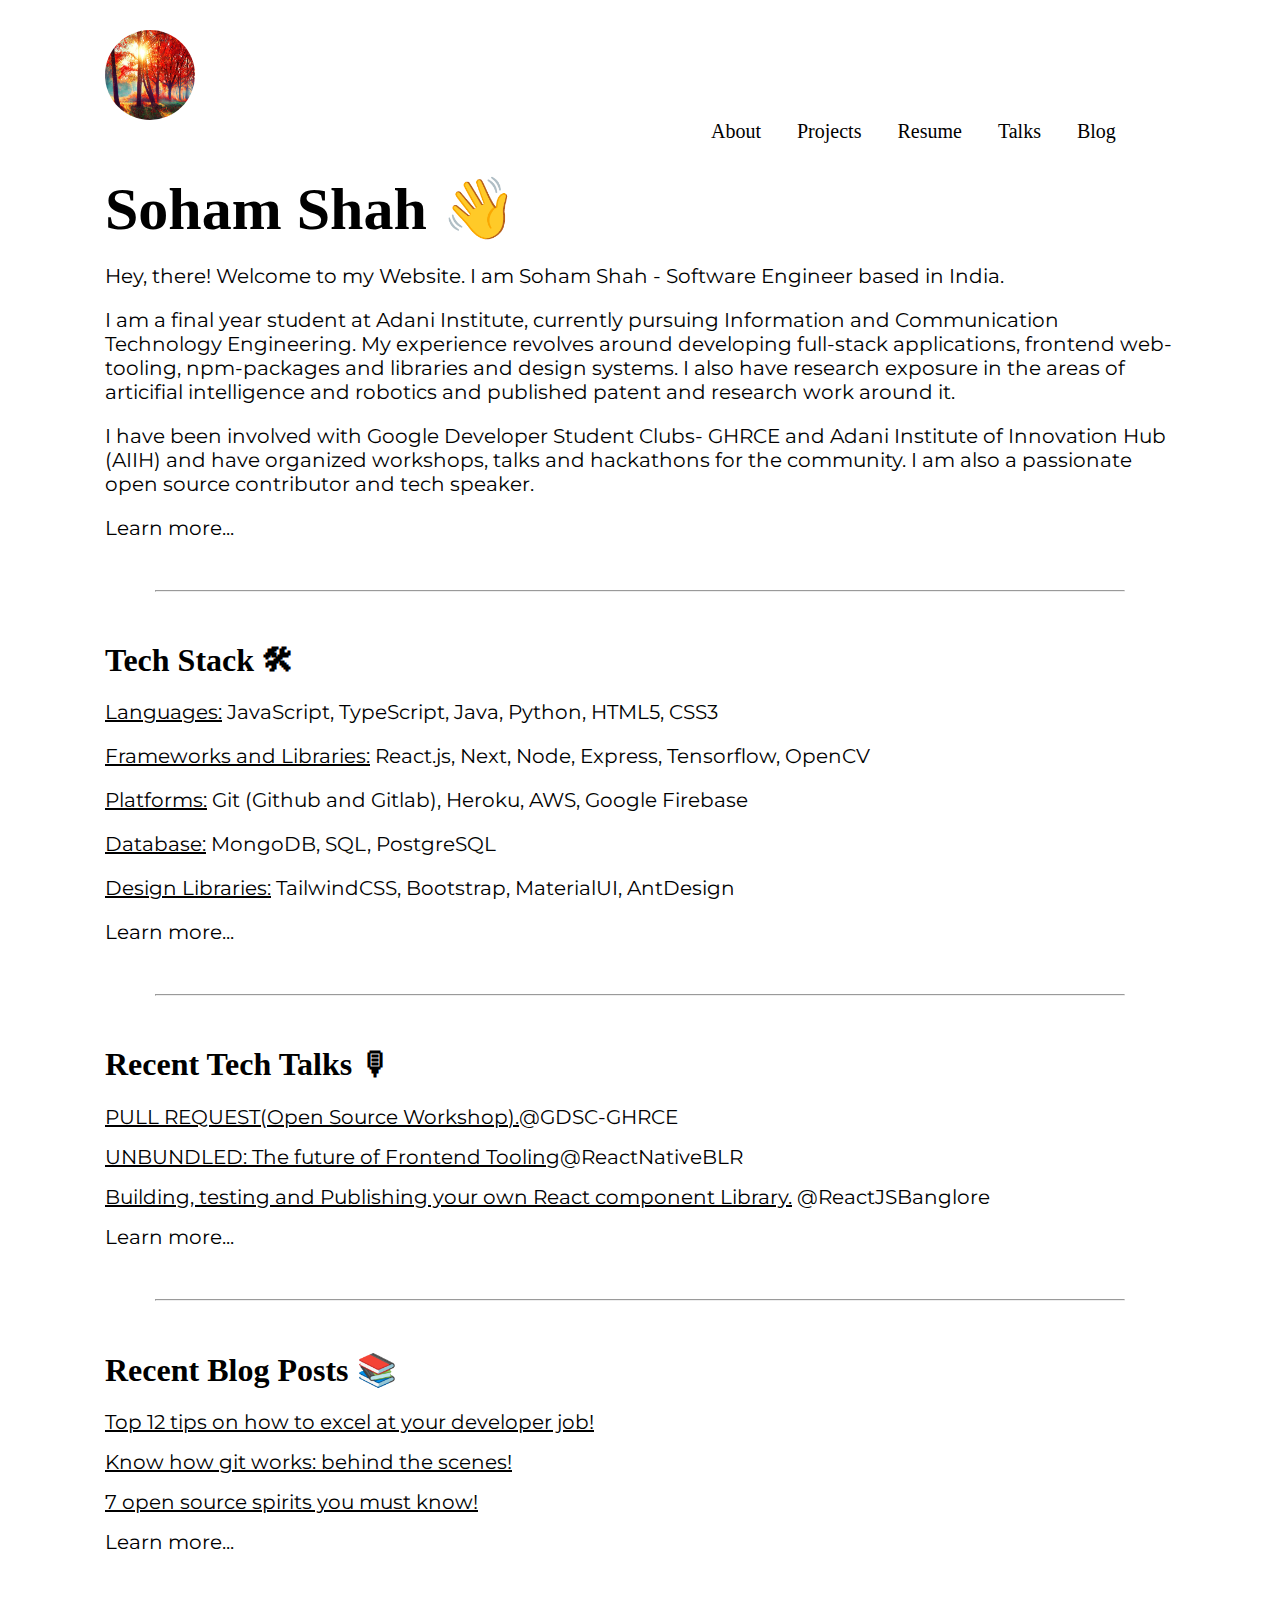
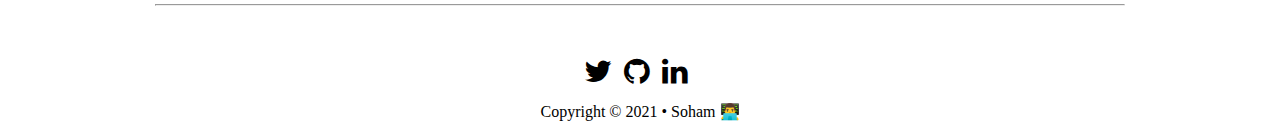
<file: index.html>
<!DOCTYPE html>
<html lang="en">
<head>
    <meta charset="UTF-8">
    <meta http-equiv="X-UA-Compatible" content="IE=edge">
    <meta name="viewport" content="width=device-width, initial-scale=1.0">
    <title>👨‍💻Soham Shah</title>
    <link rel="stylesheet" href="https://cdnjs.cloudflare.com/ajax/libs/font-awesome/4.7.0/css/font-awesome.min.css">
    <link rel="stylesheet" href="style.css">
</head>
<body> 

    <header>

        <nav class="navbar">

       <span> <img class="hero-img" src="/autumn-fall-nature-scene-autumnal-park-beautiful-77869343.jpg" alt="my-profile-pic"> </span>
        

        <ul class="nav-pills">
            <li class="pills"><a class="pills" href="/about.html">About</a></li>
            <li class="pills"><a class="pills" href="/projects.html">Projects</a></li>
            <li class="pills"> <a class="pills" href="/resume.html">Resume</a></li>
            <li class="pills"><a class="pills" href="/talks.html">Talks</a></li>
            <li class="pills"><a class="pills" href="#">Blog</a></li>
        </ul> 

        </nav>
    </header>

    <main> 

        <div class="heading">Soham Shah 👋 </div>  

        <p class="para">Hey, there! Welcome to my Website. I am Soham Shah - Software Engineer based in India.</p> 

        <p class="para">I am a final year student at Adani Institute, currently pursuing Information and Communication Technology Engineering.

            My experience revolves around developing full-stack applications, frontend web-tooling, npm-packages and libraries and design systems. I also have research exposure in the areas of articifial intelligence and robotics and published patent and research work around it.</p> 
            <p class="para">I have been involved with Google Developer Student Clubs- GHRCE and Adani Institute of Innovation Hub (AIIH) and have organized workshops, talks and hackathons for the community. I am also a passionate open source contributor and tech speaker.</p> 

            <a class="para" href="/">Learn more...</a> 

            <hr> 

            <h1>Tech Stack 🛠</h1> 

            <p class="para"> <span class="span">Languages:</span>  JavaScript, TypeScript, Java, Python, HTML5, CSS3 </p> 
            <p class="para"><span class="span">Frameworks and Libraries:</span>  React.js, Next, Node, Express, Tensorflow, OpenCV</p> 
            <p class="para"><span class="span">Platforms:</span>  Git (Github and Gitlab), Heroku, AWS, Google Firebase</p>
            <p class="para"><span class="span">Database:</span>  MongoDB, SQL, PostgreSQL</p>
            <p class="para"><span class="span">Design Libraries:</span>  TailwindCSS, Bootstrap, MaterialUI, AntDesign</p> 
            <a class="para" href="/">Learn more...</a> 


            <hr>  

            <h1>Recent Tech Talks 🎙</h1> 
            <div class="">
            <a class="para" href="https://www.youtube.com/watch?v=bFkSf6g1vms&t=1984s"><span class="span">PULL REQUEST(Open Source Workshop).</span>@GDSC-GHRCE</a> 
        </div> 
        <p></p> 
        <div> 
            <a href="https://www.youtube.com/watch?v=v13fju8L-Q8&t=4112s" class="para"><span class="span">UNBUNDLED: The future of Frontend Tooling</span>@ReactNativeBLR</a> 
        </div> 
        <p></p> 

        <div>
            <a href="https://www.youtube.com/watch?v=mp3SIa1H1rI" class="para"><span class="span">Building, testing and Publishing your own React component Library.</span> @ReactJSBanglore </a>
        </div> 
        <p></p> 

        <a class="para" href="/">Learn more...</a> 


        <hr>

        <h1>Recent Blog Posts 📚</h1>
        <div>
        <a class="para" href="https://sohamsshah.hashnode.dev/top-12-tips-on-how-to-excel-at-your-developer-job"><span class="span">Top 12 tips on how to excel at your developer job!</span></a>
    </div> 
    <p></p> 

    <div>
        <a href="https://sohamsshah.hashnode.dev/know-how-git-works-behind-the-scenes-aa40567082ba" class="para"><span class="span">Know how git works: behind the scenes!</span></a>
    </div> 
    <p></p> 

    <div>
        <a href="https://sohamsshah.hashnode.dev/7-open-source-spirits-you-must-know" class="para"><span class="span">7 open source spirits you must know!</span></a> 
    </div> 
    <p></p> 

    <a class="para" href="/">Learn more...</a> 
    <p></p>
    <hr>




    </main> 

    <footer class="footer"> 

        <a href="#" class="fa fa-twitter" style="font-size: 30px; color:black; text-decoration: none; margin-right:8px;"  ></a>
        <a href="#" class="fa fa-github" style="font-size:30px; margin-right:8px; text-decoration: none; color: black;"></a>
        <a href="#" class="fa fa-linkedin" style="font-size: 30px; color:black; text-decoration: none; margin-right:8px;"></a>
    
        <p>Copyright © 2021 • Soham 👨‍💻</p>  


    </footer>
    
</body>
</html>
</file>
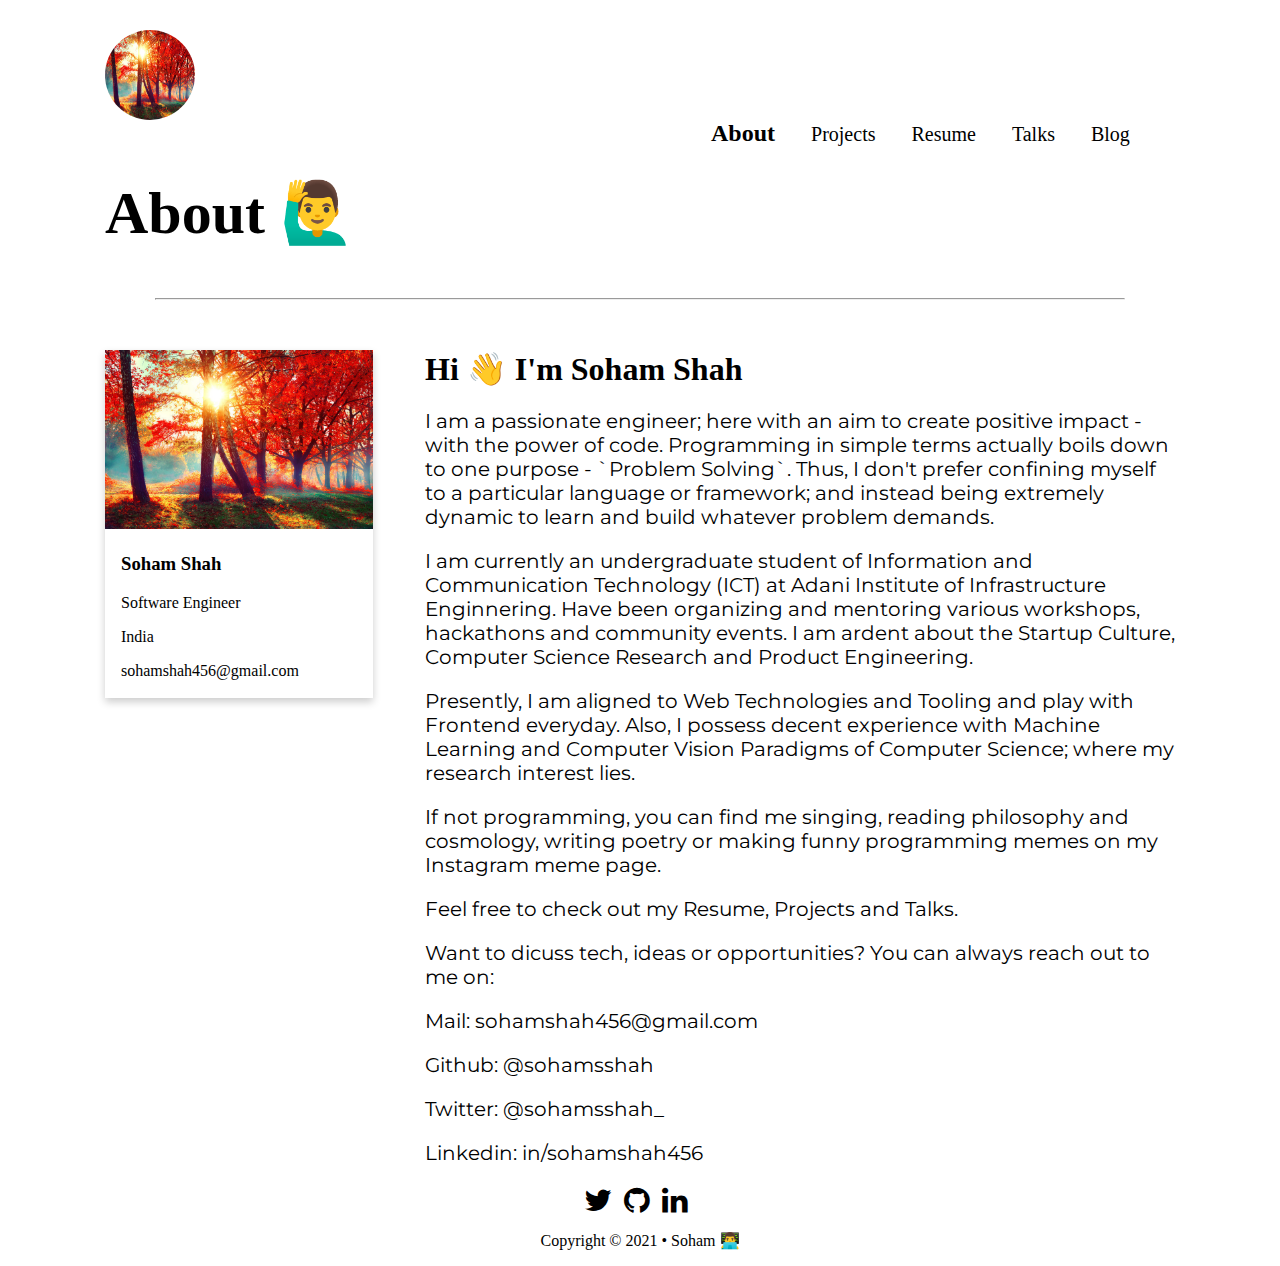
<file: about.html>
<!DOCTYPE html>
<html lang="en">
<head>
    <meta charset="UTF-8">
    <meta http-equiv="X-UA-Compatible" content="IE=edge">
    <meta name="viewport" content="width=device-width, initial-scale=1.0">
    <title>Soham Shah | About</title> 
    <link rel="stylesheet" href="https://cdnjs.cloudflare.com/ajax/libs/font-awesome/4.7.0/css/font-awesome.min.css">
    <link rel="stylesheet" href="style.css">
</head>
<body> 

    <header>

        <nav class="navbar">

       <span> <img class="hero-img" src="/autumn-fall-nature-scene-autumnal-park-beautiful-77869343.jpg" alt="my-profile-pic"> </span>
        

        <ul class="nav-pills">
            <li class="pills"><a class="pills active" href="/about.html">About</a></li>
            <li class="pills"><a class="pills" href="/projects.html">Projects</a></li>
            <li class="pills"> <a class="pills" href="/resume.html">Resume</a></li>
            <li class="pills"><a class="pills" href="/talks.html">Talks</a></li>
            <li class="pills"><a class="pills" href="#">Blog</a></li>
        </ul> 

        </nav>
    </header> 

    <main> 

        <div class="heading">About 🙋‍♂️</div> 

        <hr>


        <div class="card">
            <img src="/autumn-fall-nature-scene-autumnal-park-beautiful-77869343.jpg" alt="nature" style="width:100%;">
            <div class="container">
                <h3><b>Soham Shah</b></h3>
                <p>Software Engineer</p>
                <p>India</p>
                <p>sohamshah456@gmail.com</p>
            </div>
        </div> 

        <h1 class="header-about">Hi 👋 I'm Soham Shah</h1> 

        <p class="paragraph">I am a passionate engineer; here with an aim to create positive impact - with the power of code. Programming in simple terms actually boils down to one purpose - `Problem Solving`. Thus, I don't prefer confining myself to a particular language or framework; and instead being extremely dynamic to learn and build whatever problem demands.</p> 

        <p class="paragraph">I am currently an undergraduate student of Information and Communication Technology (ICT) at Adani Institute of Infrastructure Enginnering. Have been organizing and mentoring various workshops, hackathons and community events. I am ardent about the Startup Culture, Computer Science Research and Product Engineering.</p>

        <p class="paragraph">Presently, I am aligned to Web Technologies and Tooling and play with Frontend everyday. Also, I possess decent experience with Machine Learning and Computer Vision Paradigms of Computer Science; where my research interest lies.</p> 

        <p class="paragraph">If not programming, you can find me singing, reading philosophy and cosmology, writing poetry or making funny programming memes on my Instagram meme page.</p> 

        <p class="paragraph">Feel free to check out my Resume, Projects and Talks.</p>

        <p class="paragraph">Want to dicuss tech, ideas or opportunities? You can always reach out to me on:</p> 

        <p class="paragraph">Mail: sohamshah456@gmail.com</p> 

        <p class="paragraph">Github: @sohamsshah</p>
        <p class="paragraph">Twitter: @sohamsshah_</p>
        <p class="paragraph">Linkedin: in/sohamshah456</p>

    </main> 

    <footer class="footer"> 

        <a href="#" class="fa fa-twitter" style="font-size: 30px; color:black; text-decoration: none; margin-right:8px;"  ></a>
        <a href="#" class="fa fa-github" style="font-size:30px; margin-right:8px; text-decoration: none; color: black;"></a>
        <a href="#" class="fa fa-linkedin" style="font-size: 30px; color:black; text-decoration: none; margin-right:8px;"></a>
    
        <p>Copyright © 2021 • Soham 👨‍💻</p>  


    </footer>
    
    
</body>
</html>
</file>
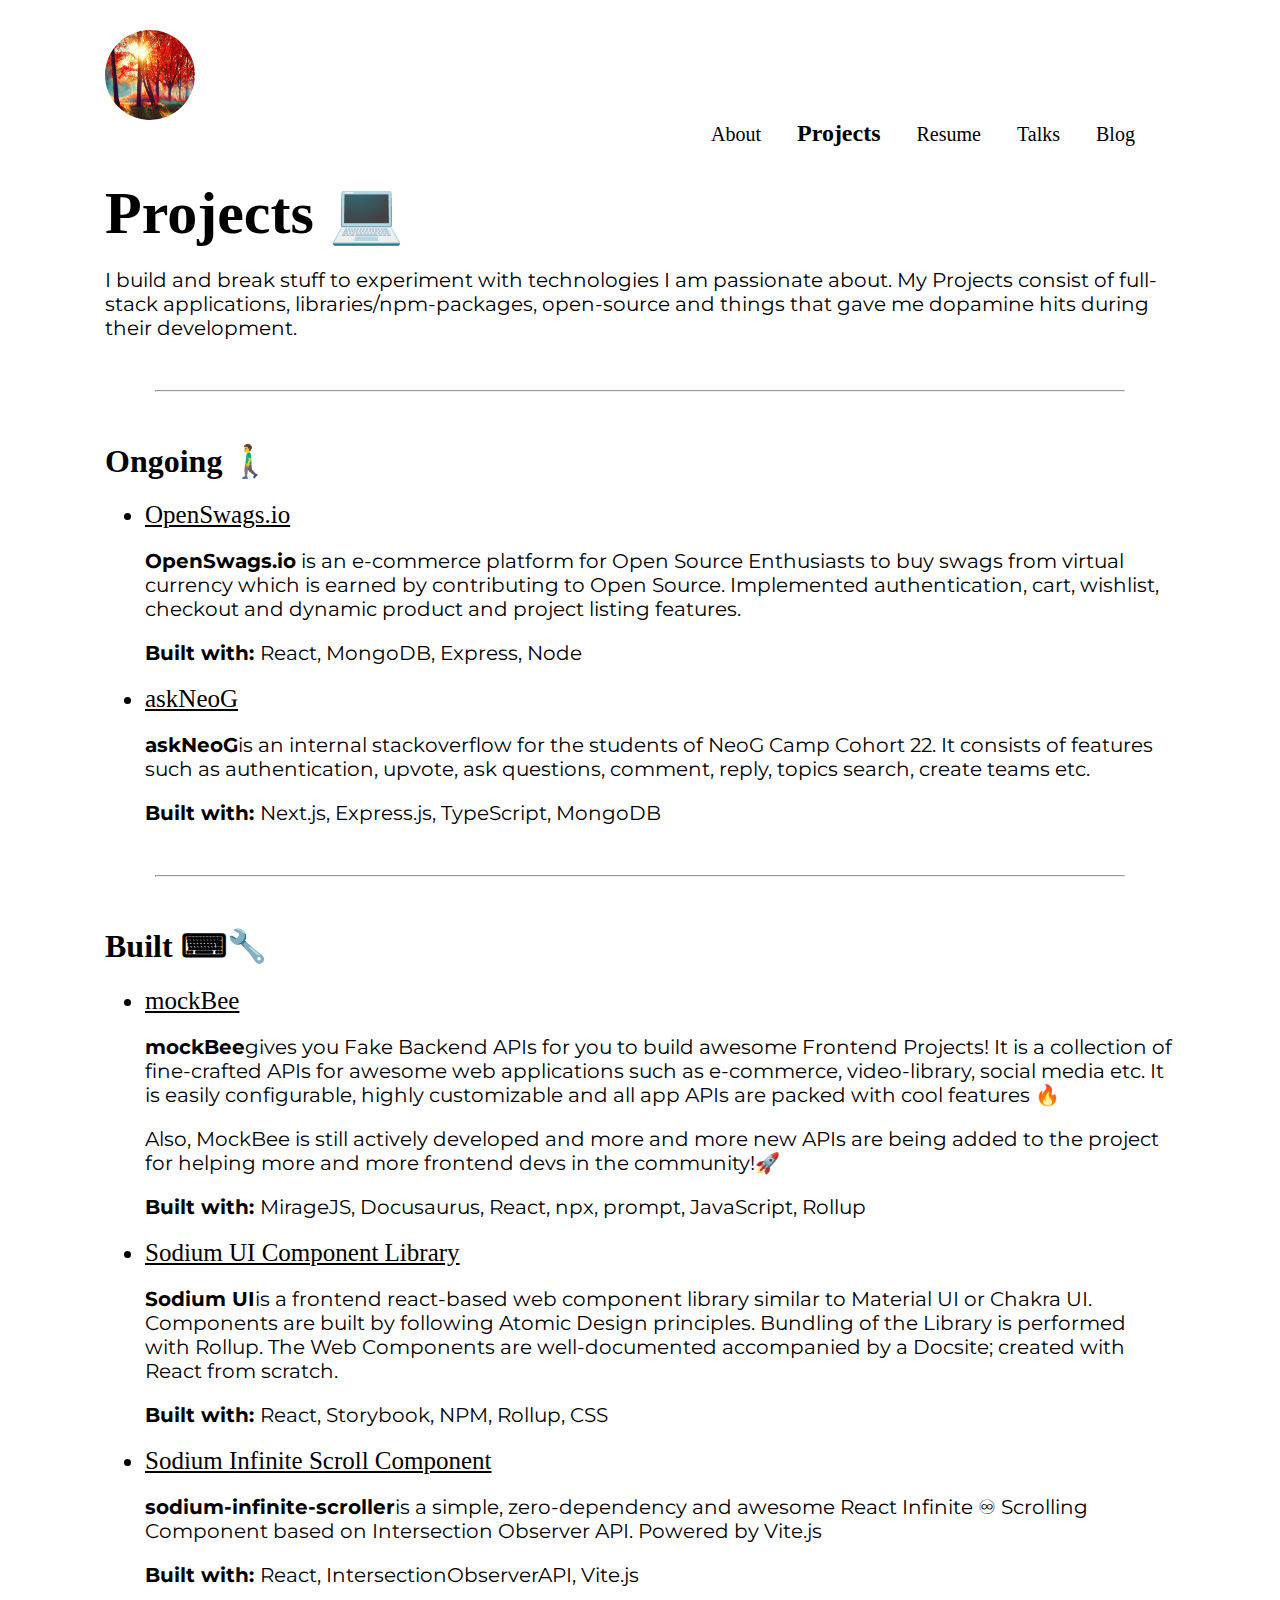
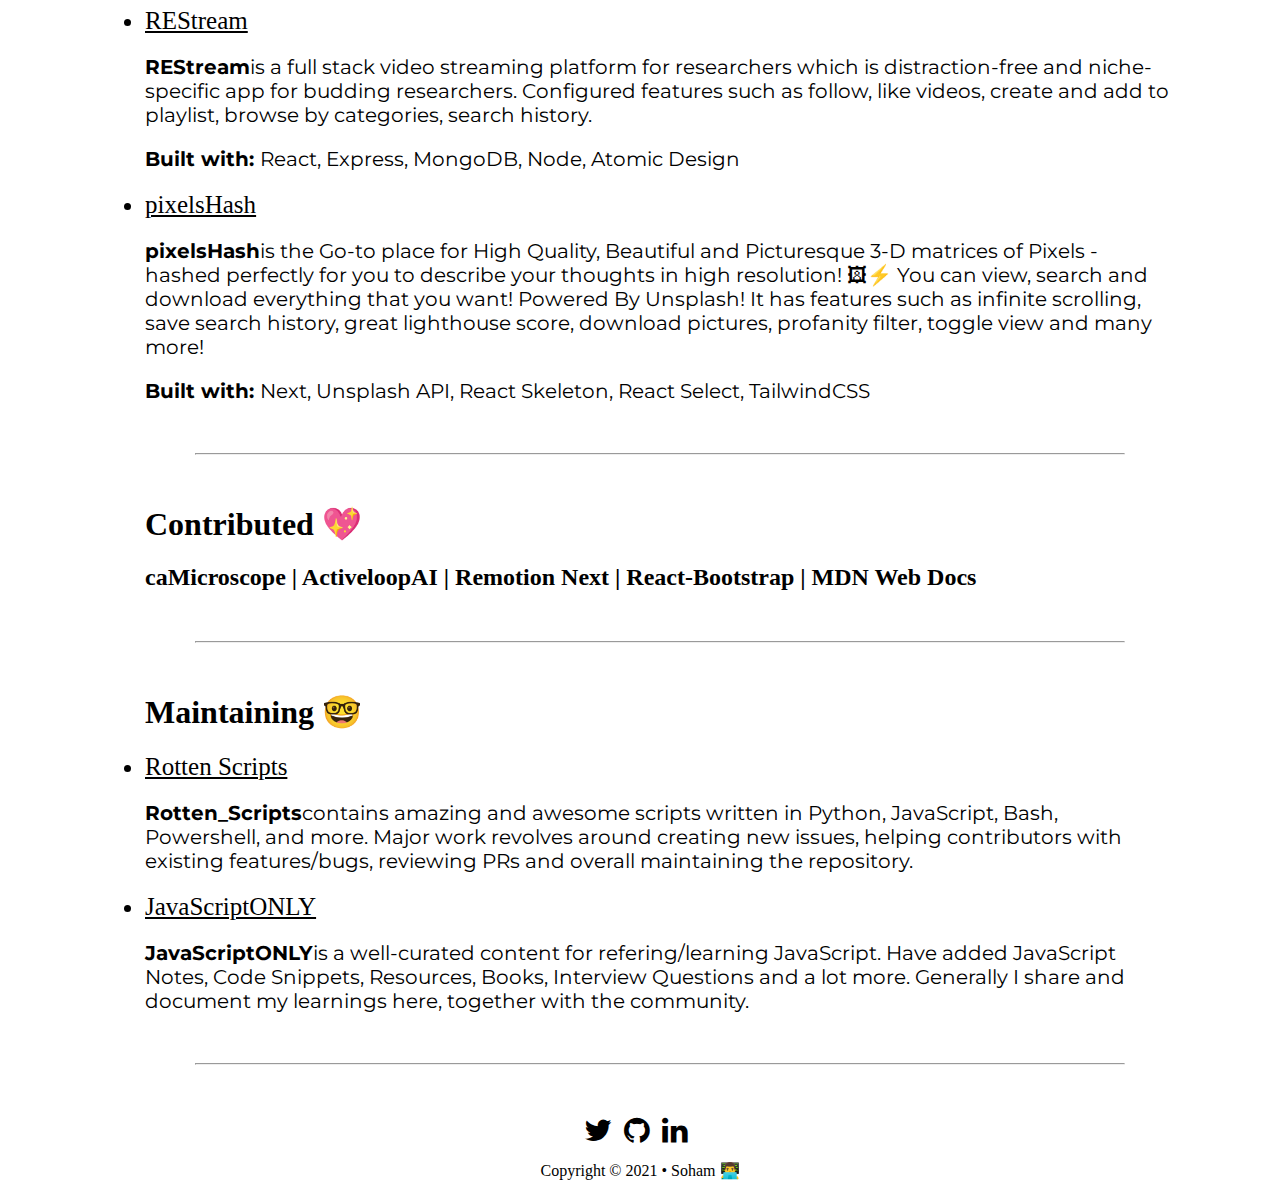
<file: projects.html>
<!DOCTYPE html>
<html lang="en">
<head>
    <meta charset="UTF-8">
    <meta http-equiv="X-UA-Compatible" content="IE=edge">
    <meta name="viewport" content="width=device-width, initial-scale=1.0">
    <title>Soham Shah | Projects</title> 
    <link rel="stylesheet" href="style.css">
    <link rel="stylesheet" href="https://cdnjs.cloudflare.com/ajax/libs/font-awesome/4.7.0/css/font-awesome.min.css">
</head>
<body> 

    <header>

        <nav class="navbar">

       <span> <img class="hero-img" src="/autumn-fall-nature-scene-autumnal-park-beautiful-77869343.jpg" alt="my-profile-pic"> </span>
        
       <ul class="nav-pills">
        <li class="pills"><a class="pills" href="/about.html">About</a></li>
        <li class="pills"><a class="pills active" href="/projects.html">Projects</a></li>
        <li class="pills"> <a class="pills" href="/resume.html">Resume</a></li>
        <li class="pills"><a class="pills" href="/talks.html">Talks</a></li>
        <li class="pills"><a class="pills" href="#">Blog</a></li>
    </ul> 


        </nav>
    </header> 

    <main> 

        <div class="heading">Projects 💻 </div>   

        <p class="para">I build and break stuff to experiment with technologies I am passionate about. My Projects consist of full-stack applications, libraries/npm-packages, open-source and things that gave me dopamine hits during their development.</p> 
        <hr> 

        <h1>Ongoing 🚶‍♂️</h1> 

        <ul>
            <li class="project-title">OpenSwags.io</li>
            <p class="para"><strong>OpenSwags.io</strong> is an e-commerce platform for Open Source Enthusiasts to buy swags from virtual currency which is earned by contributing to Open Source. Implemented authentication, cart, wishlist, checkout and dynamic product and project listing features.</p>
            <p class="para"><strong>Built with: </strong>React, MongoDB, Express, Node</p> 

            <li class="project-title">askNeoG</li>
            <p class="para"><strong>askNeoG</strong>is an internal stackoverflow for the students of NeoG Camp Cohort 22. It consists of features such as authentication, upvote, ask questions, comment, reply, topics search, create teams etc.</p> 
            <p class="para"><strong>Built with: </strong>Next.js, Express.js, TypeScript, MongoDB</p>
        </ul> 

        <hr> 

        <h1>Built ⌨🔧</h1> 

        <ul>
            <li class="project-title">mockBee</li>
            <p class="para"><strong>mockBee</strong>gives you Fake Backend APIs for you to build awesome Frontend Projects! It is a collection of fine-crafted APIs for awesome web applications such as e-commerce, video-library, social media etc. It is easily configurable, highly customizable and all app APIs are packed with cool features 🔥</p>
            <p class="para">Also, MockBee is still actively developed and more and more new APIs are being added to the project for helping more and more frontend devs in the community!🚀</p> 
            <p class="para"><strong>Built with: </strong>MirageJS, Docusaurus, React, npx, prompt, JavaScript, Rollup</p> 

            <li class="project-title">Sodium UI Component Library</li> 
            <p class="para"><strong>Sodium UI</strong>is a frontend react-based web component library similar to Material UI or Chakra UI. Components are built by following Atomic Design principles. Bundling of the Library is performed with Rollup. The Web Components are well-documented accompanied by a Docsite; created with React from scratch.</p> 
            <p class="para"><strong>Built with: </strong>React, Storybook, NPM, Rollup, CSS</p> 
            
            <li class="project-title">Sodium Infinite Scroll Component</li>
            <p class="para"><strong>sodium-infinite-scroller</strong>is a simple, zero-dependency and awesome React Infinite ♾ Scrolling Component based on Intersection Observer API. Powered by Vite.js</p>
            <p class="para"><strong>Built with: </strong>React, IntersectionObserverAPI, Vite.js

            </p> 

            <li class="project-title">REStream</li>
            <p class="para"><strong>REStream</strong>is a full stack video streaming platform for researchers which is distraction-free and niche-specific app for budding researchers. Configured features such as follow, like videos, create and add to playlist, browse by categories, search history.</p>
            <p class="para"><strong>Built with: </strong>React, Express, MongoDB, Node, Atomic Design</p>

            <li class="project-title">pixelsHash</li>
            <p class="para"><strong>pixelsHash</strong>is the Go-to place for High Quality, Beautiful and Picturesque 3-D matrices of Pixels - hashed perfectly for you to describe your thoughts in high resolution! 🖼⚡ You can view, search and download everything that you want! Powered By Unsplash! It has features such as infinite scrolling, save search history, great lighthouse score, download pictures, profanity filter, toggle view and many more!</p> 
            <p class="para"><strong>Built with: </strong>Next, Unsplash API, React Skeleton, React Select, TailwindCSS</p> 

            <hr> 

            <h1>Contributed 💖</h1> 

            <h2>caMicroscope | ActiveloopAI | Remotion
                Next | React-Bootstrap | MDN Web Docs</h2> 

                <hr> 

                <h1>Maintaining 🤓</h1> 

            <li class="project-title">Rotten Scripts</li>
            <p class="para"><strong>Rotten_Scripts</strong>contains amazing and awesome scripts written in Python, JavaScript, Bash, Powershell, and more. Major work revolves around creating new issues, helping contributors with existing features/bugs, reviewing PRs and overall maintaining the repository.</p> 

            <li class="project-title">JavaScriptONLY</li> 
            <p class="para"><strong>JavaScriptONLY</strong>is a well-curated content for refering/learning JavaScript. Have added JavaScript Notes, Code Snippets, Resources, Books, Interview Questions and a lot more. Generally I share and document my learnings here, together with the community.</p> 

            <hr>



        </ul>


    </main> 

    <footer class="footer"> 

        <a href="#" class="fa fa-twitter" style="font-size: 30px; color:black; text-decoration: none; margin-right:8px;"  ></a>
        <a href="#" class="fa fa-github" style="font-size:30px; margin-right:8px; text-decoration: none; color: black;"></a>
        <a href="#" class="fa fa-linkedin" style="font-size: 30px; color:black; text-decoration: none; margin-right:8px;"></a>
    
        <p>Copyright © 2021 • Soham 👨‍💻</p>  


    </footer>
    
</body>
</html>
</file>
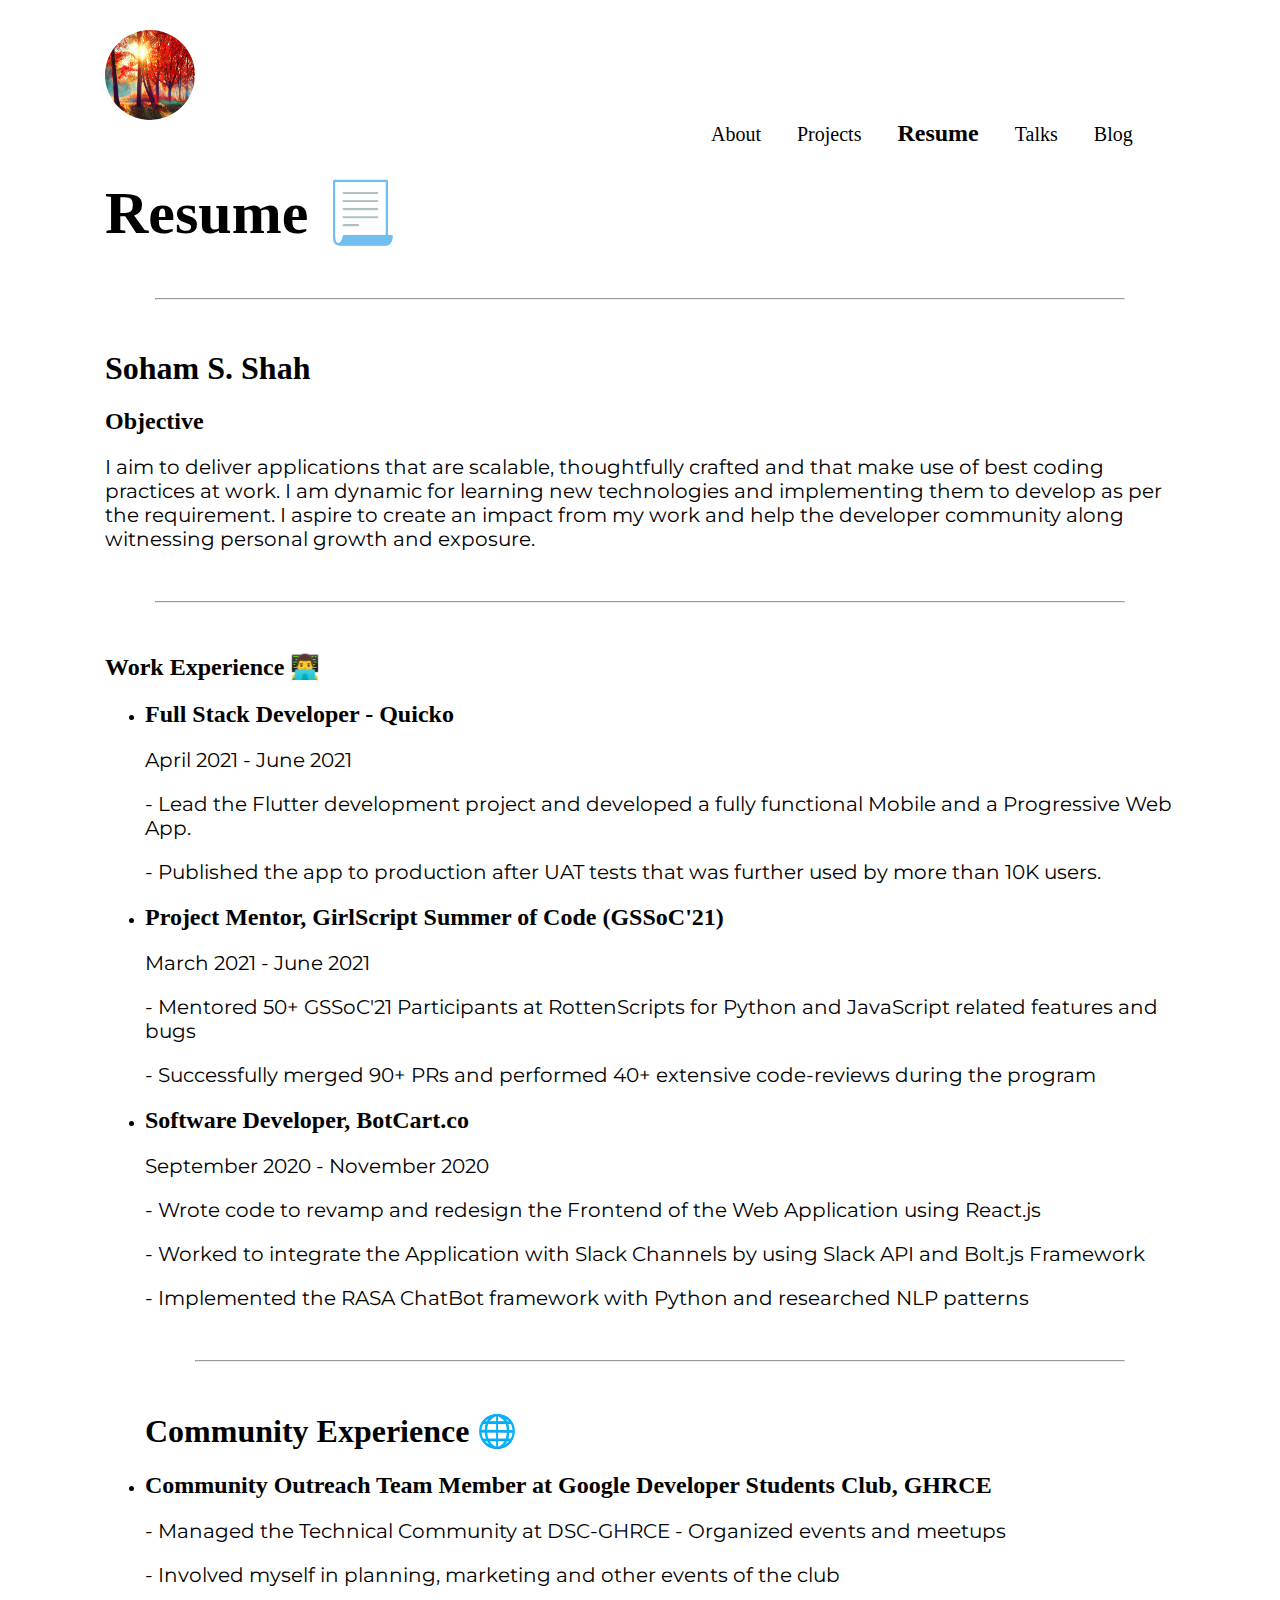
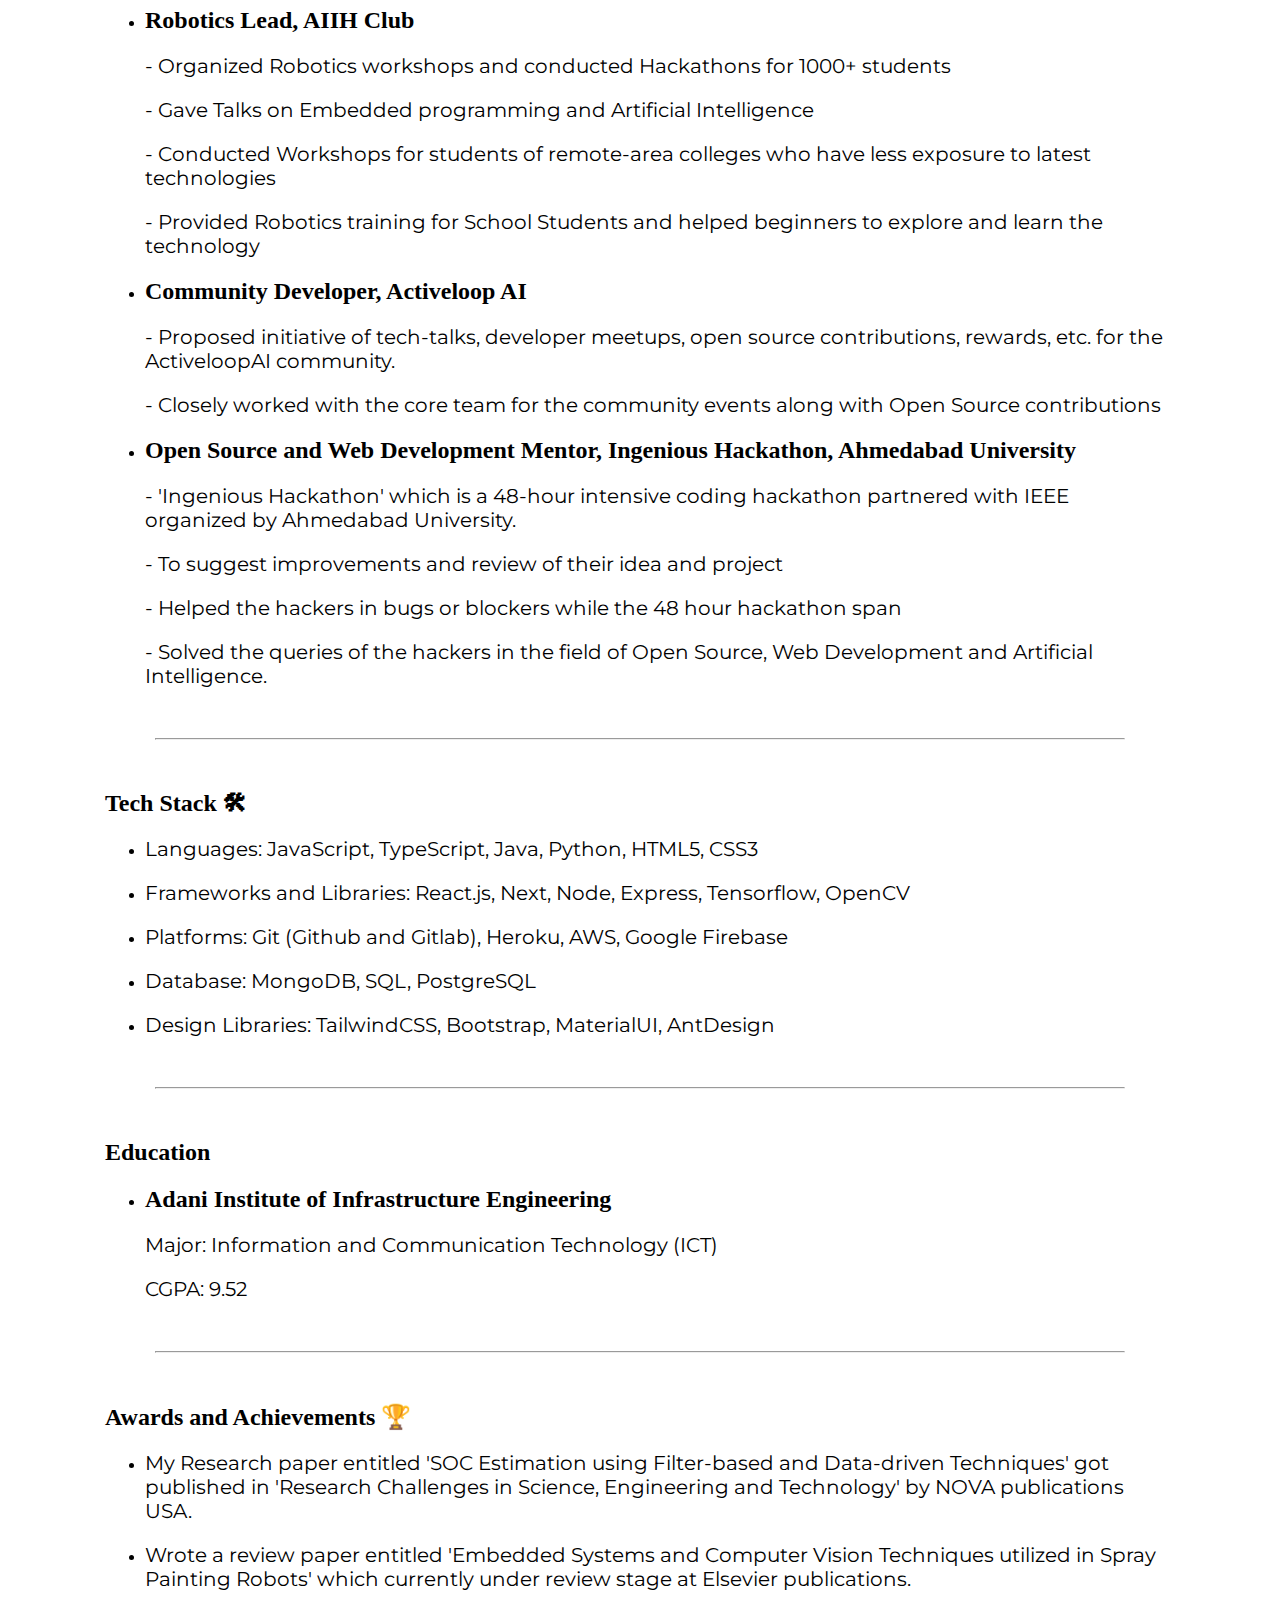
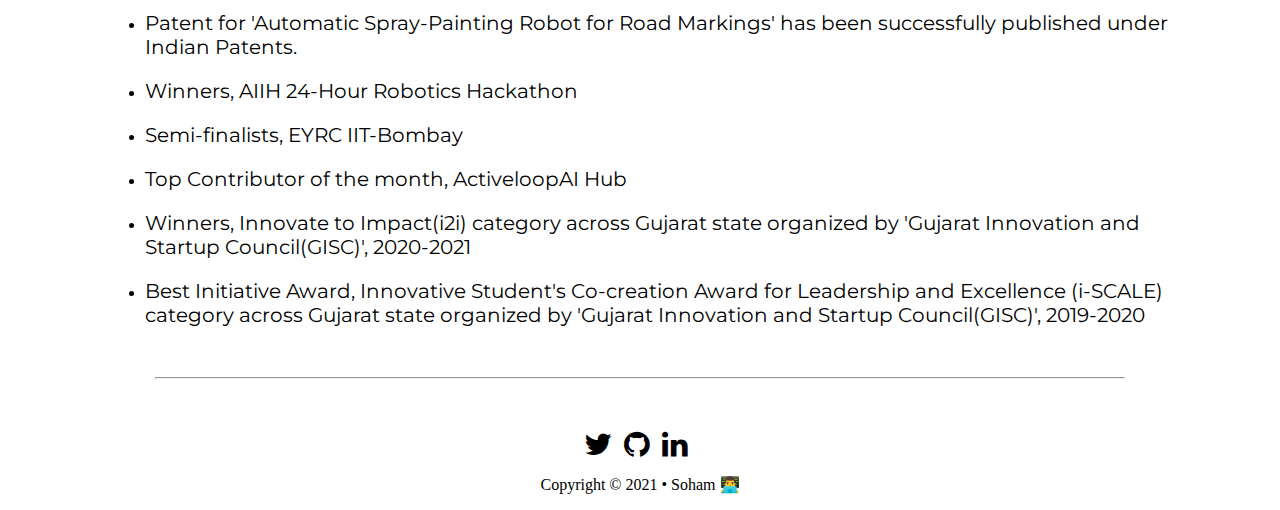
<file: resume.html>
<!DOCTYPE html>
<html lang="en">
<head>
    <meta charset="UTF-8">
    <meta http-equiv="X-UA-Compatible" content="IE=edge">
    <meta name="viewport" content="width=device-width, initial-scale=1.0">
    <title>Soham Shah | Resume</title>
    <link rel="stylesheet" href="https://cdnjs.cloudflare.com/ajax/libs/font-awesome/4.7.0/css/font-awesome.min.css">
    <link rel="stylesheet" href="style.css">
</head>
<body> 

    <header>

        <nav class="navbar">

       <span> <img class="hero-img" src="/autumn-fall-nature-scene-autumnal-park-beautiful-77869343.jpg" alt="my-profile-pic"> </span>
        

        <ul class="nav-pills">
            <li class="pills"><a class="pills" href="/about.html">About</a></li>
            <li class="pills"><a class="pills" href="/projects.html">Projects</a></li>
            <li class="pills"> <a class="pills active" href="/resume.html">Resume</a></li>
            <li class="pills"><a class="pills" href="/talks.html">Talks</a></li>
            <li class="pills"><a class="pills" href="#">Blog</a></li>
        </ul> 

        </nav>
    </header> 

    <main> 

        <div class="heading">Resume 📃</div> 

        <hr> 

        <h1>Soham S. Shah</h1> 

        <h2>Objective</h2>

        <p class="para">I aim to deliver applications that are scalable, thoughtfully crafted and that make use of best coding practices at work. I am dynamic for learning new technologies and implementing them to develop as per the requirement. I aspire to create an impact from my work and help the developer community along witnessing personal growth and exposure.</p> 

        <hr> 

        <h2>Work Experience 👨‍💻</h2> 

        <ul>
            <li><h2>Full Stack Developer - Quicko</h2></li> 
            <p class="para">April 2021 - June 2021</p> 
            <p class="para">- Lead the Flutter development project and developed a fully functional Mobile and a Progressive Web App.</p>
            <p class="para">- Published the app to production after UAT tests that was further used by more than 10K users.</p> 

            <li><h2>Project Mentor, GirlScript Summer of Code (GSSoC'21)</h2></li> 
            <p class="para">March 2021 - June 2021</p> 
            <p class="para">- Mentored 50+ GSSoC'21 Participants at RottenScripts for Python and JavaScript related features and bugs</p> 
            <p class="para">- Successfully merged 90+ PRs and performed 40+ extensive code-reviews during the program</p>

            <li><h2>Software Developer, BotCart.co</h2></li> 
            <p class="para">September 2020 - November 2020</p> 
            <p class="para">- Wrote code to revamp and redesign the Frontend of the Web Application using React.js</p>
            <p class="para">- Worked to integrate the Application with Slack Channels by using Slack API and Bolt.js Framework</p>
            <p class="para">- Implemented the RASA ChatBot framework with Python and researched NLP patterns</p> 

            <hr>

            <h1>Community Experience 🌐</h1> 

            <li><h2>Community Outreach Team Member at Google Developer Students Club, GHRCE</h2></li> 

            <p class="para">- Managed the Technical Community at DSC-GHRCE - Organized events and meetups</p> 
            <p class="para">- Involved myself in planning, marketing and other events of the club</p> 

            <li><h2>Robotics Lead, AIIH Club</h2></li> 

            <p class="para">- Organized Robotics workshops and conducted Hackathons for 1000+ students</p> 
            <p class="para">- Gave Talks on Embedded programming and Artificial Intelligence</p> 
            <p class="para">- Conducted Workshops for students of remote-area colleges who have less exposure to latest technologies</p>
            <p class="para">- Provided Robotics training for School Students and helped beginners to explore and learn the technology</p>

            <li><h2>Community Developer, Activeloop AI</h2></li> 
            <p class="para">- Proposed initiative of tech-talks, developer meetups, open source contributions, rewards, etc. for the ActiveloopAI community.</p>
            <p class="para">- Closely worked with the core team for the community events along with Open Source contributions
            </p> 

            <li><h2>Open Source and Web Development Mentor, Ingenious Hackathon, Ahmedabad University</h2></li> 
            <p class="para">- 'Ingenious Hackathon' which is a 48-hour intensive coding hackathon partnered with IEEE organized by Ahmedabad University.</p>
            <p class="para">- To suggest improvements and review of their idea and project</p>
            <p class="para">- Helped the hackers in bugs or blockers while the 48 hour hackathon span</p>
            <p class="para">- Solved the queries of the hackers in the field of Open Source, Web Development and Artificial Intelligence.</p>
        </ul> 

        <hr>  

        <h2>Tech Stack 🛠</h2> 

        <ul>
            <li><p class="para">Languages: JavaScript, TypeScript, Java, Python, HTML5, CSS3</p></li>
            <li><p class="para">Frameworks and Libraries: React.js, Next, Node, Express, Tensorflow, OpenCV</p></li>
            <li><p class="para">Platforms: Git (Github and Gitlab), Heroku, AWS, Google Firebase</p></li>
            <li><p class="para">Database: MongoDB, SQL, PostgreSQL</p></li>
            <li><p class="para">Design Libraries: TailwindCSS, Bootstrap, MaterialUI, AntDesign</p></li>
        </ul> 

        <hr>

        <h2>Education</h2> 

        <ul>
            <li><h2>Adani Institute of Infrastructure Engineering</h2></li> 
            <p class="para">Major: Information and Communication Technology (ICT)</p>
            <p class="para">CGPA: 9.52</p>
        </ul>  

        <hr> 

        <h2>Awards and Achievements 🏆</h2> 

        <ul>
            <li><p class="para">My Research paper entitled 'SOC Estimation using Filter-based and Data-driven Techniques' got published in 'Research Challenges in Science, Engineering and Technology' by NOVA publications USA.</p></li>
            <li><p class="para">Wrote a review paper entitled 'Embedded Systems and Computer Vision Techniques utilized in Spray Painting Robots' which currently under review stage at Elsevier publications.</p></li>
            <li><p class="para">Patent for 'Automatic Spray-Painting Robot for Road Markings' has been successfully published under Indian Patents.</p></li>
            <li><p class="para">Winners, AIIH 24-Hour Robotics Hackathon</p></li>
            <li><p class="para">Semi-finalists, EYRC IIT-Bombay</p></li>
            <li><p class="para">Top Contributor of the month, ActiveloopAI Hub</p></li>
            <li><p class="para">Winners, Innovate to Impact(i2i) category across Gujarat state organized by 'Gujarat Innovation and Startup Council(GISC)', 2020-2021</p></li>
            <li><p class="para">Best Initiative Award, Innovative Student's Co-creation Award for Leadership and Excellence (i-SCALE) category across Gujarat state organized by 'Gujarat Innovation and Startup Council(GISC)', 2019-2020</p></li>
        </ul> 

        <hr>



    </main>

    <footer class="footer"> 

        <a href="#" class="fa fa-twitter" style="font-size: 30px; color:black; text-decoration: none; margin-right:8px;"  ></a>
        <a href="#" class="fa fa-github" style="font-size:30px; margin-right:8px; text-decoration: none; color: black;"></a>
        <a href="#" class="fa fa-linkedin" style="font-size: 30px; color:black; text-decoration: none; margin-right:8px;"></a>
    
        <p>Copyright © 2021 • Soham 👨‍💻</p>  


    </footer>
    
    
</body>
</html>
</file>
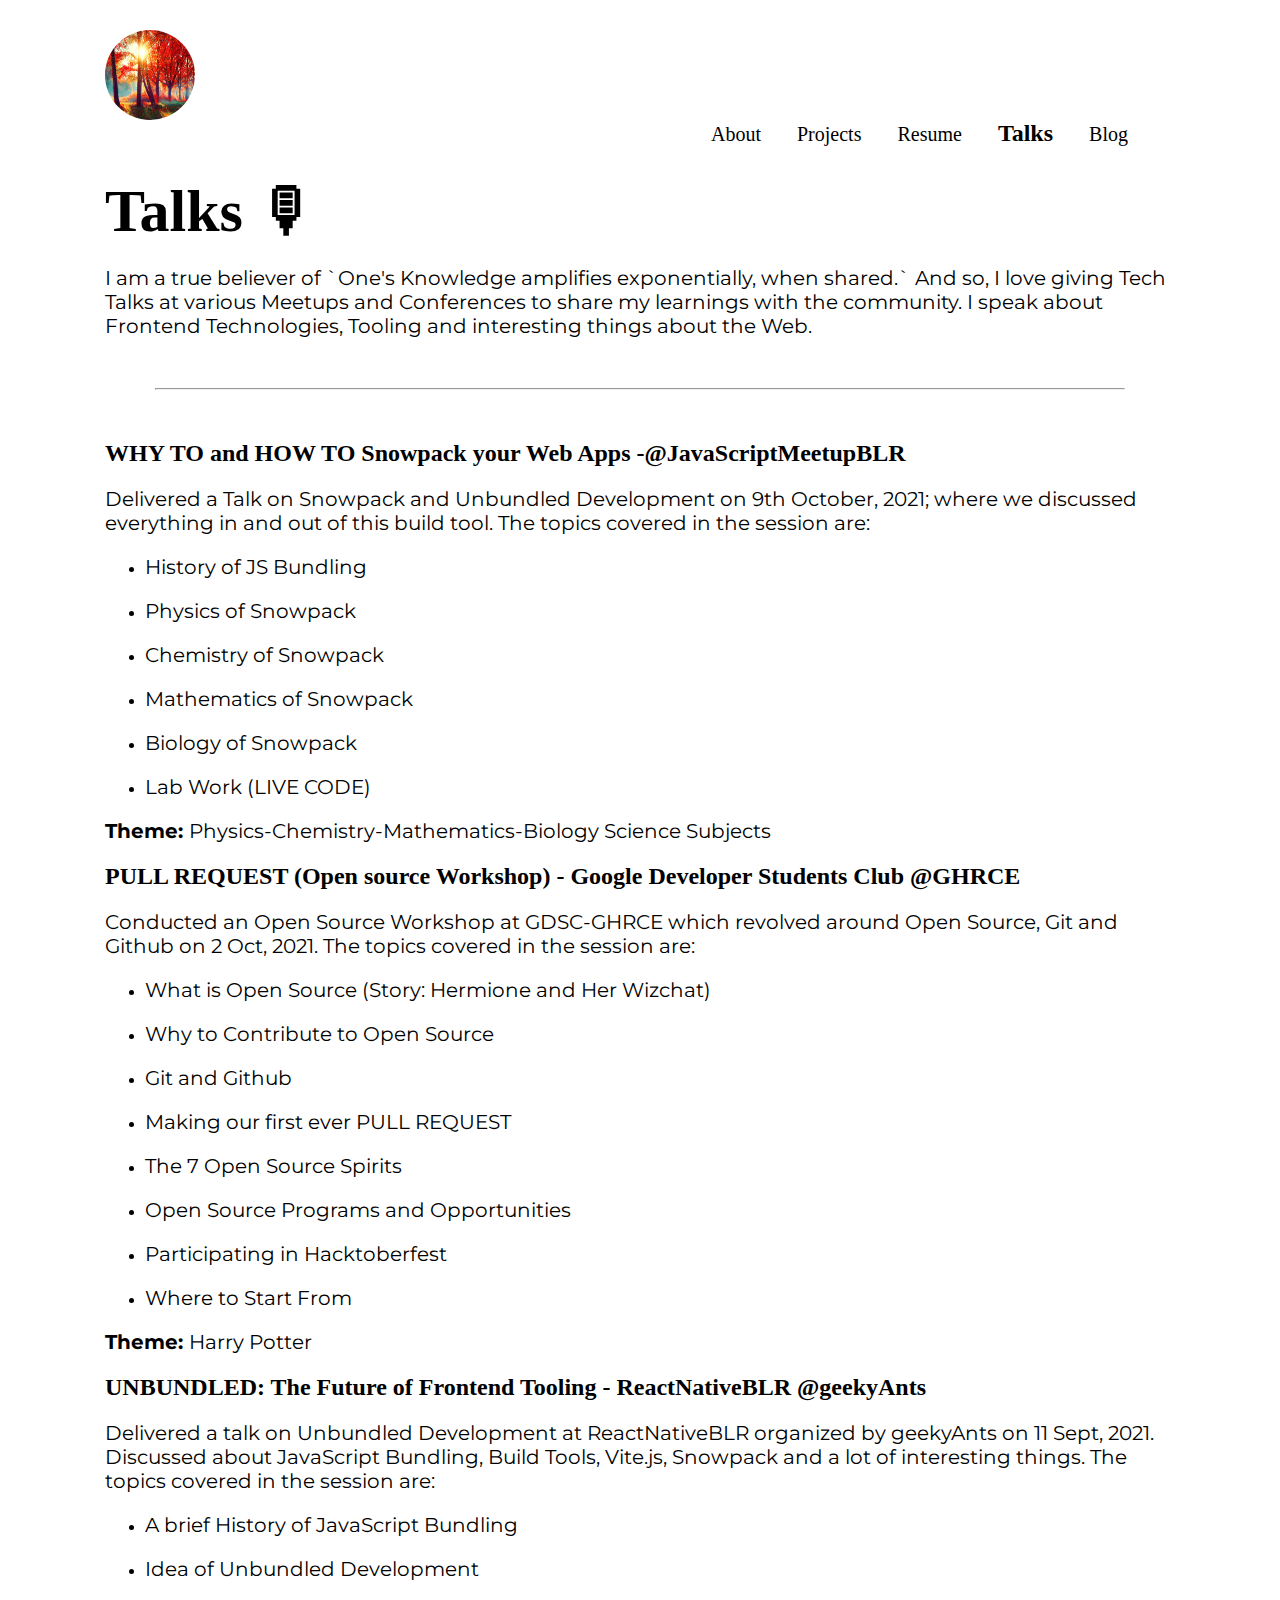
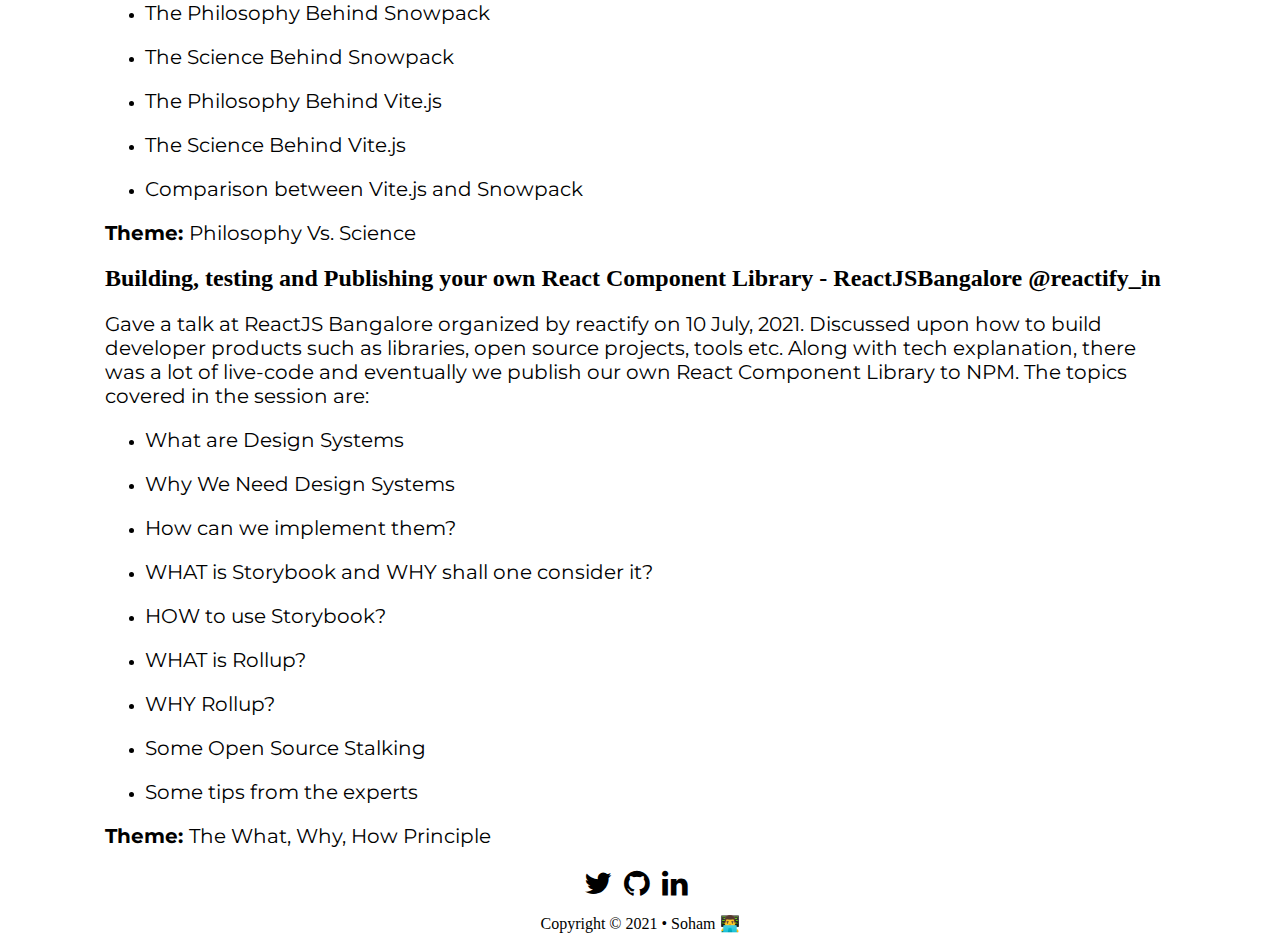
<file: talks.html>
<!DOCTYPE html>
<html lang="en">
<head>
    <meta charset="UTF-8">
    <meta http-equiv="X-UA-Compatible" content="IE=edge">
    <meta name="viewport" content="width=device-width, initial-scale=1.0">
    <title>Soham Shah | Talks</title>
    <link rel="stylesheet" href="https://cdnjs.cloudflare.com/ajax/libs/font-awesome/4.7.0/css/font-awesome.min.css">
    <link rel="stylesheet" href="style.css">
</head>
<body>
    <header>

        <nav class="navbar">

       <span> <img class="hero-img" src="/autumn-fall-nature-scene-autumnal-park-beautiful-77869343.jpg" alt="my-profile-pic"> </span>
        

        <ul class="nav-pills">
            <li class="pills"><a class="pills" href="/about.html">About</a></li>
            <li class="pills"><a class="pills" href="/projects.html">Projects</a></li>
            <li class="pills"> <a class="pills" href="/resume.html">Resume</a></li>
            <li class="pills"><a class="pills active" href="/talks.html">Talks</a></li>
            <li class="pills"><a class="pills" href="#">Blog</a></li>
        </ul> 

        </nav>
    </header> 

    <main> 

        <div class="heading">Talks 🎙</div> 

        <p class="para">I am a true believer of `One's Knowledge amplifies exponentially, when shared.` And so, I love giving Tech Talks at various Meetups and Conferences to share my learnings with the community. I speak about Frontend Technologies, Tooling and interesting things about the Web.</p> 

        <hr> 

        <h2>WHY TO and HOW TO Snowpack your Web Apps -@JavaScriptMeetupBLR</h2> 

        <p class="para">Delivered a Talk on Snowpack and Unbundled Development on 9th October, 2021; where we discussed everything in and out of this build tool. The topics covered in the session are:</p> 

        <ul>
            <li><p class="para">History of JS Bundling</p></li>
            <li><p class="para">Physics of Snowpack</p></li>
            <li><p class="para">Chemistry of Snowpack</p></li>
            <li><p class="para">Mathematics of Snowpack</p></li>
            <li><p class="para">Biology of Snowpack</p></li>
            <li><p class="para">Lab Work (LIVE CODE)</p></li>
        </ul> 

        <p class="para"><strong>Theme: </strong>Physics-Chemistry-Mathematics-Biology Science Subjects</p> 

        <h2>PULL REQUEST (Open source Workshop) - Google Developer Students Club @GHRCE</h2> 

        <p class="para">Conducted an Open Source Workshop at GDSC-GHRCE which revolved around Open Source, Git and Github on 2 Oct, 2021. The topics covered in the session are:</p> 

        <ul>
            <li><p class="para">What is Open Source (Story: Hermione and Her Wizchat)</p></li>
            <li><p class="para">Why to Contribute to Open Source</p></li>
            <li><p class="para">Git and Github</p></li>
            <li><p class="para">Making our first ever PULL REQUEST</p></li>
            <li><p class="para">The 7 Open Source Spirits</p></li>
            <li><p class="para">Open Source Programs and Opportunities</p></li>
            <li><p class="para">Participating in Hacktoberfest</p></li>
            <li><p class="para">Where to Start From</p></li>
        </ul> 

        <p class="para"><strong>Theme: </strong>Harry Potter</p> 

        <h2>UNBUNDLED: The Future of Frontend Tooling - ReactNativeBLR @geekyAnts</h2> 

        <p class="para">Delivered a talk on Unbundled Development at ReactNativeBLR organized by geekyAnts on 11 Sept, 2021. Discussed about JavaScript Bundling, Build Tools, Vite.js, Snowpack and a lot of interesting things. The topics covered in the session are:</p>


        <ul>
            <li><p class="para">A brief History of JavaScript Bundling</p></li>
            <li><p class="para">Idea of Unbundled Development</p></li>
            <li><p class="para">The Philosophy Behind Snowpack</p></li>
            <li><p class="para">The Science Behind Snowpack</p></li>
            <li><p class="para">The Philosophy Behind Vite.js</p></li>
            <li><p class="para">The Science Behind Vite.js
            </p></li>
            <li><p class="para">Comparison between Vite.js and Snowpack</p></li>
        </ul> 

        <p class="para"><strong>Theme: </strong>Philosophy Vs. Science</p> 

        <h2>Building, testing and Publishing your own React Component Library - ReactJSBangalore @reactify_in</h2> 

        <p class="para">Gave a talk at ReactJS Bangalore organized by reactify on 10 July, 2021. Discussed upon how to build developer products such as libraries, open source projects, tools etc. Along with tech explanation, there was a lot of live-code and eventually we publish our own React Component Library to NPM. The topics covered in the session are:</p> 

        <ul>
            <li><p class="para">What are Design Systems</p></li>
            <li><p class="para">Why We Need Design Systems</p></li>
            <li><p class="para">How can we implement them?</p></li>
            <li><p class="para">WHAT is Storybook and WHY shall one consider it?</p></li>
            <li><p class="para">HOW to use Storybook?</p></li>
            <li><p class="para">WHAT is Rollup?</p></li>
            <li><p class="para">WHY Rollup?</p></li>
            <li><p class="para">Some Open Source Stalking</p></li>
            <li><p class="para">Some tips from the experts</p></li>
        </ul> 

        <p class="para"><strong>Theme: </strong>The What, Why, How Principle</p>
    </main> 

    <footer class="footer"> 

        <a href="#" class="fa fa-twitter" style="font-size: 30px; color:black; text-decoration: none; margin-right:8px;"  ></a>
        <a href="#" class="fa fa-github" style="font-size:30px; margin-right:8px; text-decoration: none; color: black;"></a>
        <a href="#" class="fa fa-linkedin" style="font-size: 30px; color:black; text-decoration: none; margin-right:8px;"></a>
    
        <p>Copyright © 2021 • Soham 👨‍💻</p>  


    </footer>
    
    
</body>
</html>
</file>
<file: style.css>
@import url('https://fonts.googleapis.com/css2?family=Montserrat&display=swap');


body{
  margin: auto;
  max-width: 1070px;
  margin-top: 30px;

}

.navbar{
  /* margin: auto;
  max-width: 1000px; */
}


.hero-img{
    vertical-align: middle;
  width: 90px;
  height: 90px;
  border-radius: 50%; 

} 

.pills{
  display: inline;
  list-style-type: none;
  font-size: 20px; 
  padding: 0.5rem;
  text-decoration: none;
  color: black;
}

 .nav-pills{
  margin-left: 550px; 
  margin-top: 0px;
    
    
} 

.heading{
  font-size: 60px;
  font-weight: bolder;
  margin-top: 30px;
}

.para{
  font-size: 20px;
  font-family: 'Montserrat', sans-serif; 
  text-decoration: none;
  color: black;
} 

.span{
  text-decoration: underline;
}

hr{
  margin: 50px;
  
}

.footer{
  text-align: center;
} 

.project-title{
  font-size: 25px;
  text-decoration: underline;
} 

.active{
  font-weight: bolder;
  font-size: x-large;
} 

.card{
  box-shadow: 0 4px 8px 0 rgba(0,0,0,0.2);
  transition: 0.3s;
  width: 25%; 
  float: left; 
}

.container{
  padding: 2px 16px;
}

.paragraph{
  margin-left: 20rem;
  font-size: 20px;
  justify-content: center;
  font-family: 'Montserrat', sans-serif; 

}

.header-about{
  margin-left: 20rem;
}
</file>
